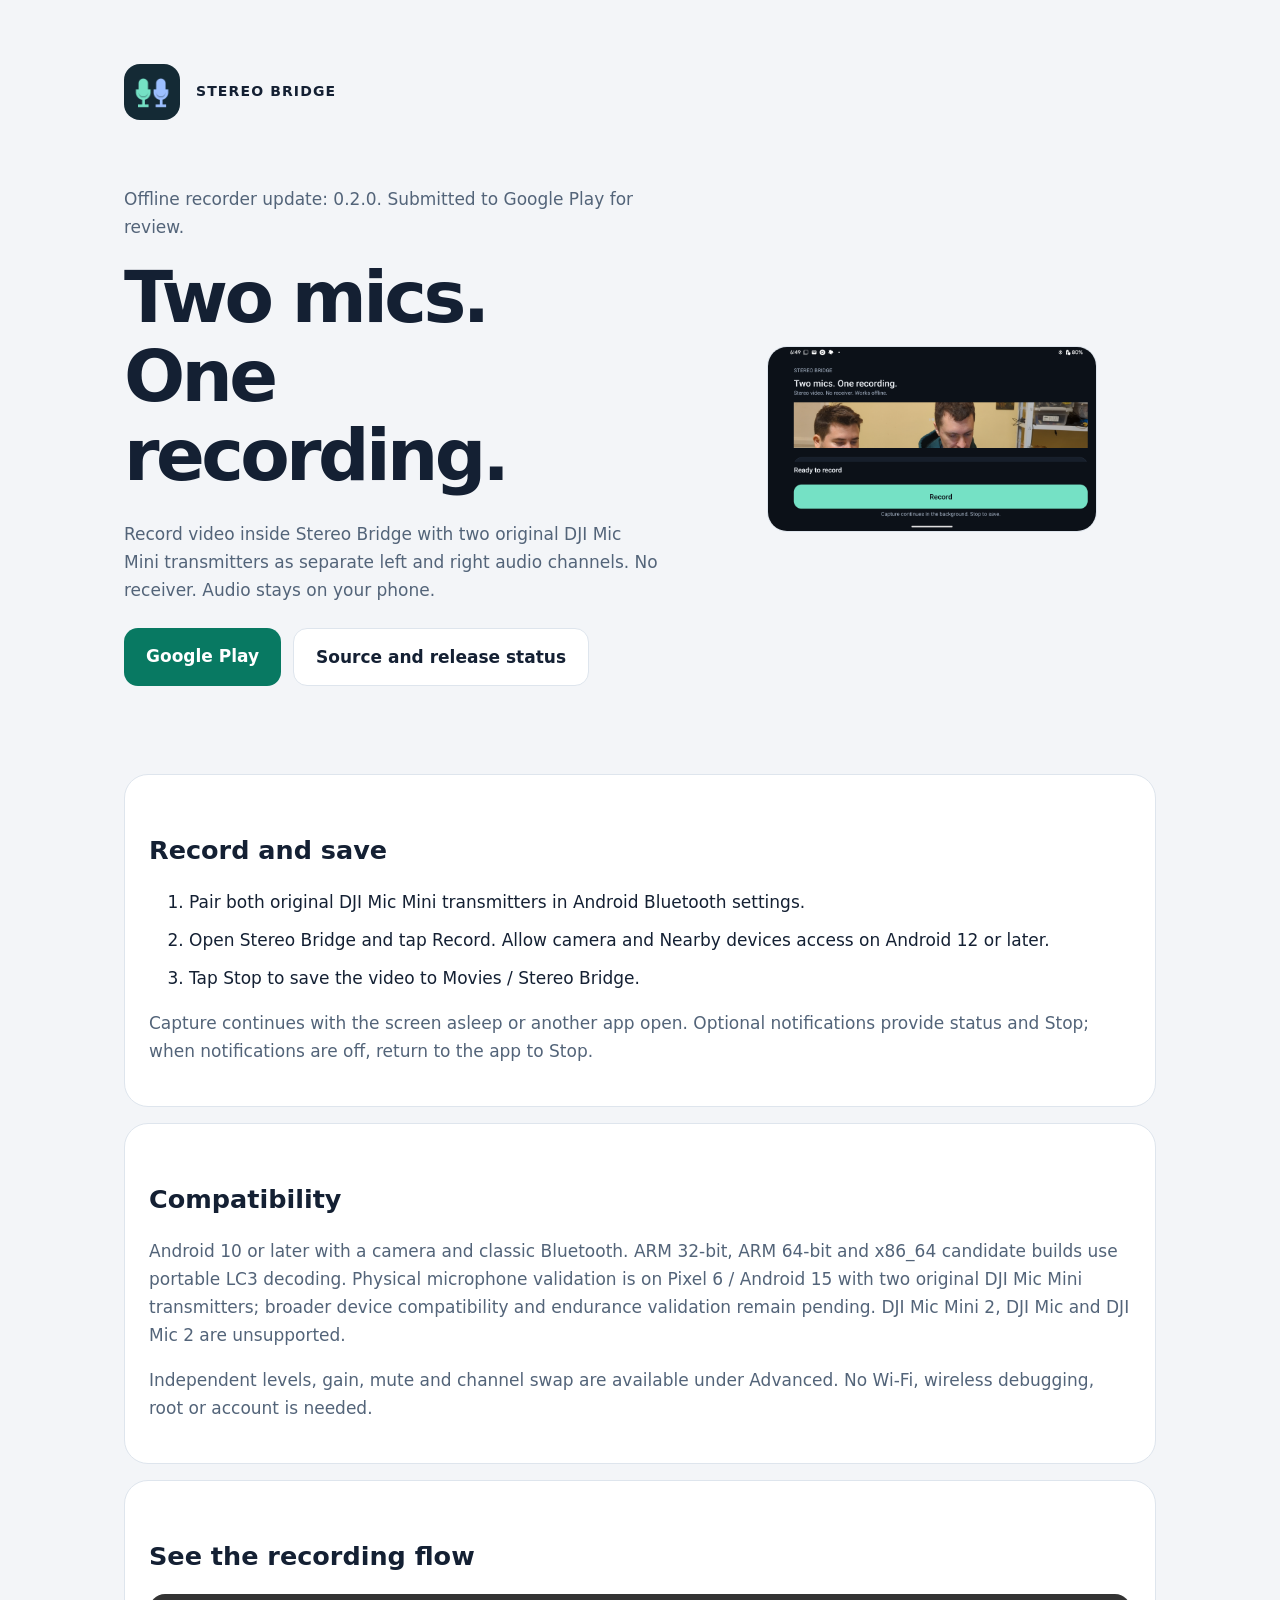
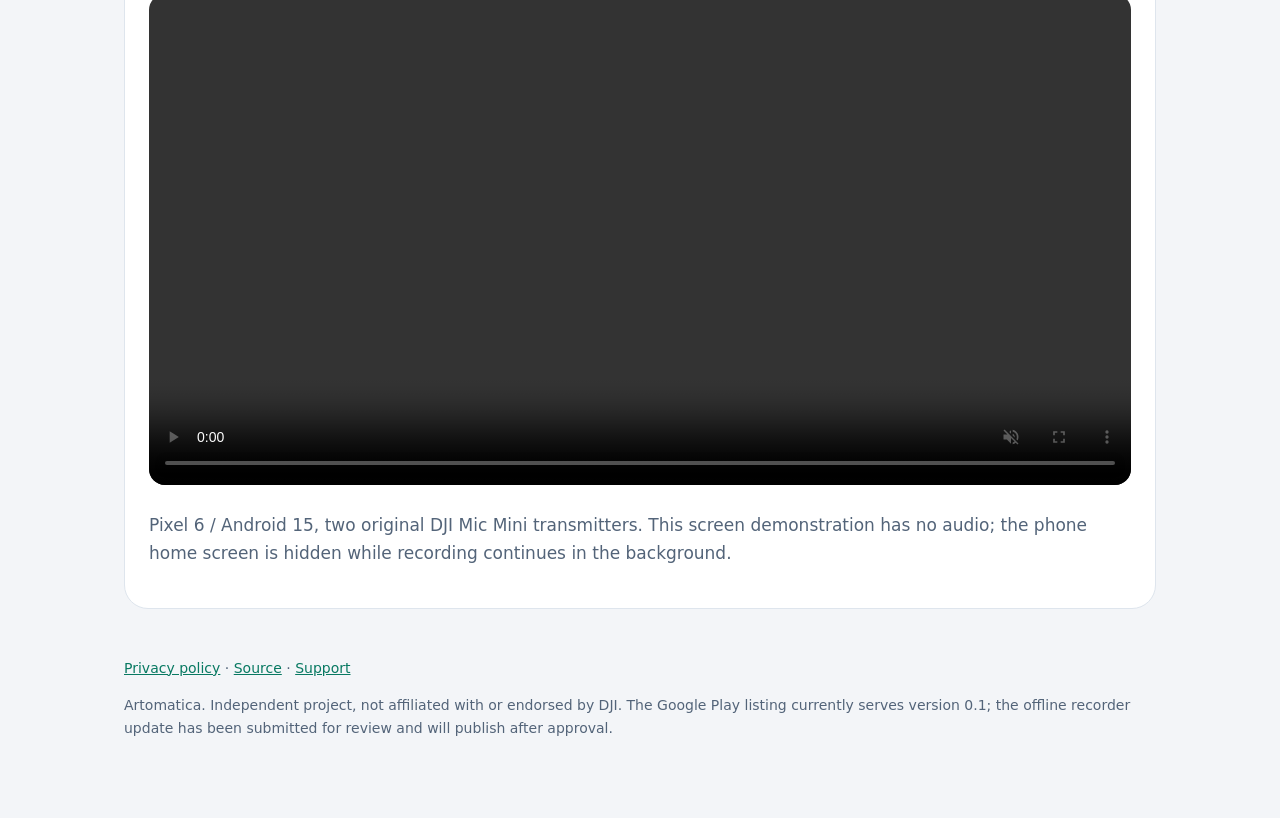
<file: docs/site/index.html>
<!doctype html><html lang="en"><head><meta charset="utf-8"><meta name="viewport" content="width=device-width, initial-scale=1"><link rel="stylesheet" href="style.css"><title>Stereo Bridge — offline stereo recorder</title></head><body><main><header><img src="assets/icon.png" alt="Stereo Bridge icon">STEREO BRIDGE</header><section class="hero"><div><p>Offline recorder update: 0.2.0. Submitted to Google Play for review.</p><h1>Two mics.<br>One recording.</h1><p>Record video inside Stereo Bridge with two original DJI Mic Mini transmitters as separate left and right audio channels. No receiver. Audio stays on your phone.</p><div class="buttons"><a class="button" href="https://play.google.com/store/apps/details?id=app.stereobridge">Google Play</a><a class="button secondary" href="https://github.com/w1ne/stereo-bridge">Source and release status</a></div></div><div class="screens"><img src="assets/recorder-home.png" alt="Stereo Bridge recorder on Pixel 6, developer demonstration"></div></section><section class="card"><h2>Record and save</h2><ol><li>Pair both original DJI Mic Mini transmitters in Android Bluetooth settings.</li><li>Open Stereo Bridge and tap Record. Allow camera and Nearby devices access on Android 12 or later.</li><li>Tap Stop to save the video to Movies / Stereo Bridge.</li></ol><p>Capture continues with the screen asleep or another app open. Optional notifications provide status and Stop; when notifications are off, return to the app to Stop.</p></section><section class="card"><h2>Compatibility</h2><p>Android 10 or later with a camera and classic Bluetooth. ARM 32-bit, ARM 64-bit and x86_64 candidate builds use portable LC3 decoding. Physical microphone validation is on Pixel 6 / Android 15 with two original DJI Mic Mini transmitters; broader device compatibility and endurance validation remain pending. DJI Mic Mini 2, DJI Mic and DJI Mic 2 are unsupported.</p><p>Independent levels, gain, mute and channel swap are available under Advanced. No Wi-Fi, wireless debugging, root or account is needed.</p></section><section class="card"><h2>See the recording flow</h2><video controls muted preload="metadata" style="width:100%;border-radius:16px" src="assets/review-demo-offline.mp4"></video><p>Pixel 6 / Android 15, two original DJI Mic Mini transmitters. This screen demonstration has no audio; the phone home screen is hidden while recording continues in the background.</p></section><footer><a href="privacy.html">Privacy policy</a> · <a href="https://github.com/w1ne/stereo-bridge">Source</a> · <a href="mailto:andrii@shylenko.com">Support</a><p>Artomatica. Independent project, not affiliated with or endorsed by DJI. The Google Play listing currently serves version 0.1; the offline recorder update has been submitted for review and will publish after approval.</p></footer></main></body></html>
</file>
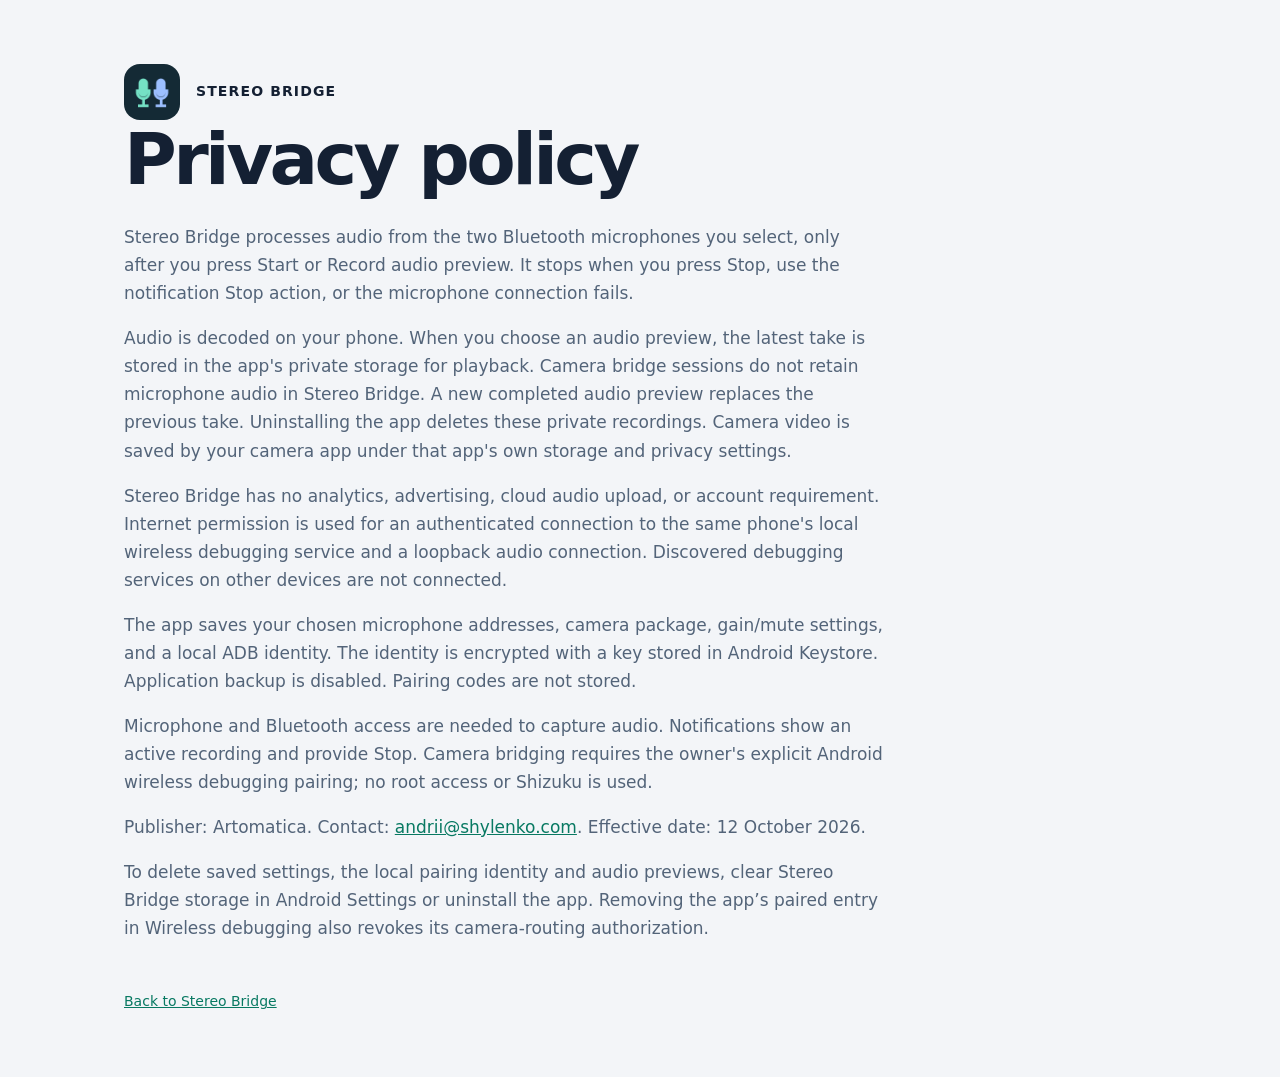
<file: docs/site/privacy-0.1.html>
<!doctype html><html lang="en"><head><meta charset="utf-8"><meta name="viewport" content="width=device-width, initial-scale=1"><meta name="description" content="Stereo Bridge: open-source, receiver-free stereo audio for your Android camera."><link rel="icon" href="assets/icon.png"><link rel="stylesheet" href="style.css"><title>Stereo Bridge privacy policy</title></head><body><main><header><img src="assets/icon.png" alt="Stereo Bridge icon">STEREO BRIDGE</header><article><h1>Privacy policy</h1><p>Stereo Bridge processes audio from the two Bluetooth microphones you select, only after you press Start or Record audio preview. It stops when you press Stop, use the notification Stop action, or the microphone connection fails.</p><p>Audio is decoded on your phone. When you choose an audio preview, the latest take is stored in the app&#x27;s private storage for playback. Camera bridge sessions do not retain microphone audio in Stereo Bridge. A new completed audio preview replaces the previous take. Uninstalling the app deletes these private recordings. Camera video is saved by your camera app under that app&#x27;s own storage and privacy settings.</p><p>Stereo Bridge has no analytics, advertising, cloud audio upload, or account requirement. Internet permission is used for an authenticated connection to the same phone&#x27;s local wireless debugging service and a loopback audio connection. Discovered debugging services on other devices are not connected.</p><p>The app saves your chosen microphone addresses, camera package, gain/mute settings, and a local ADB identity. The identity is encrypted with a key stored in Android Keystore. Application backup is disabled. Pairing codes are not stored.</p><p>Microphone and Bluetooth access are needed to capture audio. Notifications show an active recording and provide Stop. Camera bridging requires the owner&#x27;s explicit Android wireless debugging pairing; no root access or Shizuku is used.</p><p>Publisher: Artomatica. Contact: <a href="mailto:andrii@shylenko.com">andrii@shylenko.com</a>. Effective date: 12 October 2026.</p><p>To delete saved settings, the local pairing identity and audio previews, clear Stereo Bridge storage in Android Settings or uninstall the app. Removing the app’s paired entry in Wireless debugging also revokes its camera-routing authorization.
</p></article><footer><a href="index.html">Back to Stereo Bridge</a></footer></main></body></html>
</file>
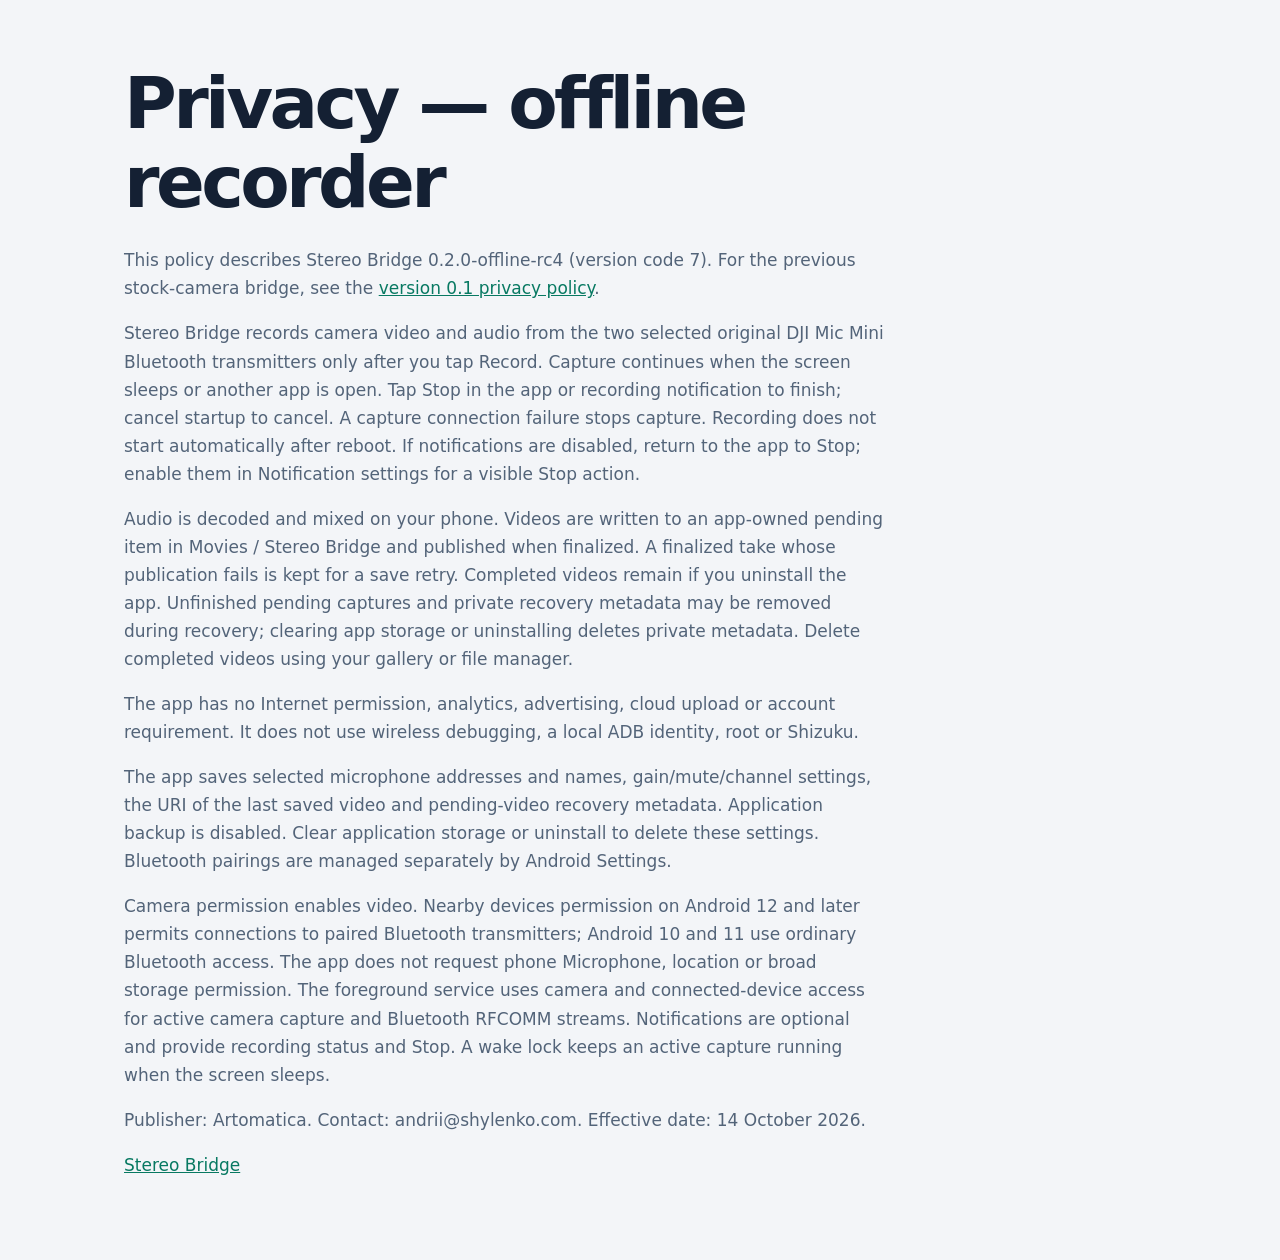
<file: docs/site/privacy.html>
<!doctype html><html lang="en"><head><meta charset="utf-8"><meta name="viewport" content="width=device-width, initial-scale=1"><link rel="stylesheet" href="style.css"><title>Stereo Bridge privacy</title></head><body><main><article><h1>Privacy — offline recorder</h1><p>This policy describes Stereo Bridge 0.2.0-offline-rc4 (version code 7). For the previous stock-camera bridge, see the <a href="privacy-0.1.html">version 0.1 privacy policy</a>.</p><p>Stereo Bridge records camera video and audio from the two selected original DJI Mic Mini Bluetooth transmitters only after you tap Record. Capture continues when the screen sleeps or another app is open. Tap Stop in the app or recording notification to finish; cancel startup to cancel. A capture connection failure stops capture. Recording does not start automatically after reboot. If notifications are disabled, return to the app to Stop; enable them in Notification settings for a visible Stop action.</p><p>Audio is decoded and mixed on your phone. Videos are written to an app-owned pending item in Movies / Stereo Bridge and published when finalized. A finalized take whose publication fails is kept for a save retry. Completed videos remain if you uninstall the app. Unfinished pending captures and private recovery metadata may be removed during recovery; clearing app storage or uninstalling deletes private metadata. Delete completed videos using your gallery or file manager.</p><p>The app has no Internet permission, analytics, advertising, cloud upload or account requirement. It does not use wireless debugging, a local ADB identity, root or Shizuku.</p><p>The app saves selected microphone addresses and names, gain/mute/channel settings, the URI of the last saved video and pending-video recovery metadata. Application backup is disabled. Clear application storage or uninstall to delete these settings. Bluetooth pairings are managed separately by Android Settings.</p><p>Camera permission enables video. Nearby devices permission on Android 12 and later permits connections to paired Bluetooth transmitters; Android 10 and 11 use ordinary Bluetooth access. The app does not request phone Microphone, location or broad storage permission. The foreground service uses camera and connected-device access for active camera capture and Bluetooth RFCOMM streams. Notifications are optional and provide recording status and Stop. A wake lock keeps an active capture running when the screen sleeps.</p><p>Publisher: Artomatica. Contact: andrii@shylenko.com. Effective date: 14 October 2026.</p><p><a href="index.html">Stereo Bridge</a></p></article></main></body></html>
</file>
<file: docs/site/style.css>
*{box-sizing:border-box}body{margin:0;font:17px/1.65 system-ui,sans-serif;background:#f3f5f8;color:#142033}main{max-width:1080px;margin:auto;padding:64px 24px}a{color:#087962}header{display:flex;align-items:center;gap:16px;font-weight:700;letter-spacing:.08em;font-size:14px}header img{width:56px;height:56px;border-radius:16px}.hero{display:grid;grid-template-columns:1.2fr 1fr;gap:48px;align-items:start;padding:48px 0}h1{font-size:clamp(40px,7vw,72px);line-height:1.1;letter-spacing:-.05em;margin:0 0 24px}h2{line-height:1.25;margin-top:36px}p{color:#536479}.buttons{display:flex;gap:12px;flex-wrap:wrap;margin:24px 0}.button{padding:14px 22px;background:#087962;color:white;text-decoration:none;border-radius:14px;font-weight:650}.secondary{background:white;color:#142033;border:1px solid #dee5ed}.card{background:white;border:1px solid #dee5ed;padding:24px;border-radius:24px;margin:16px 0}.screens{display:grid;grid-template-columns:1fr 1fr;gap:16px}.screens img{width:100%;border-radius:20px;border:1px solid #dee5ed}footer{margin-top:48px;font-size:14px;color:#536479}article{max-width:760px}li{margin:10px 0}@media(prefers-color-scheme:dark){body{background:#0c1118;color:#f1f5fa}p,footer{color:#a5b2c4}a{color:#75e1c5}.button{background:#75e1c5;color:#0c1118}.card,.secondary{background:#171f2b;border-color:#2c3747;color:#f1f5fa}}@media(max-width:720px){main{padding-top:32px}.hero{grid-template-columns:1fr;gap:16px}}
.screens:has(img:only-child){grid-template-columns:minmax(0,1fr);max-width:330px;margin:auto}
</file>
